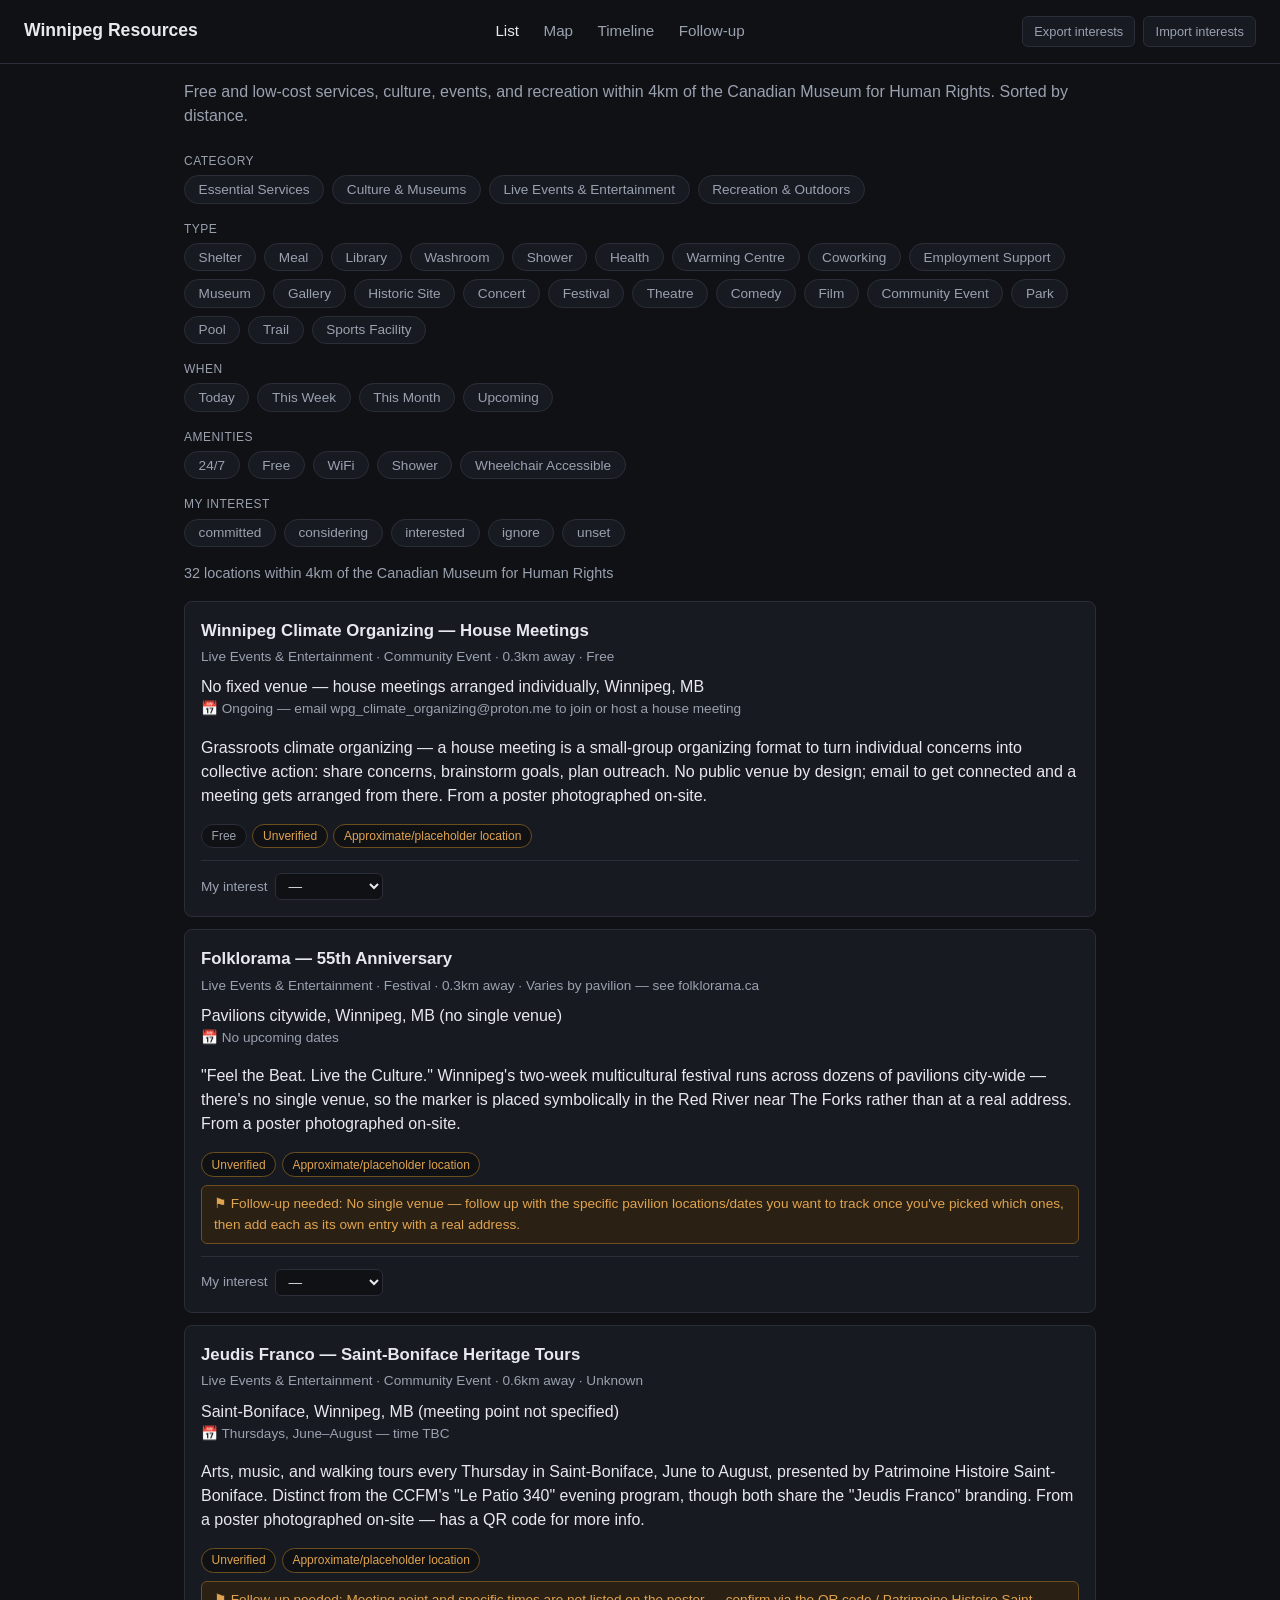
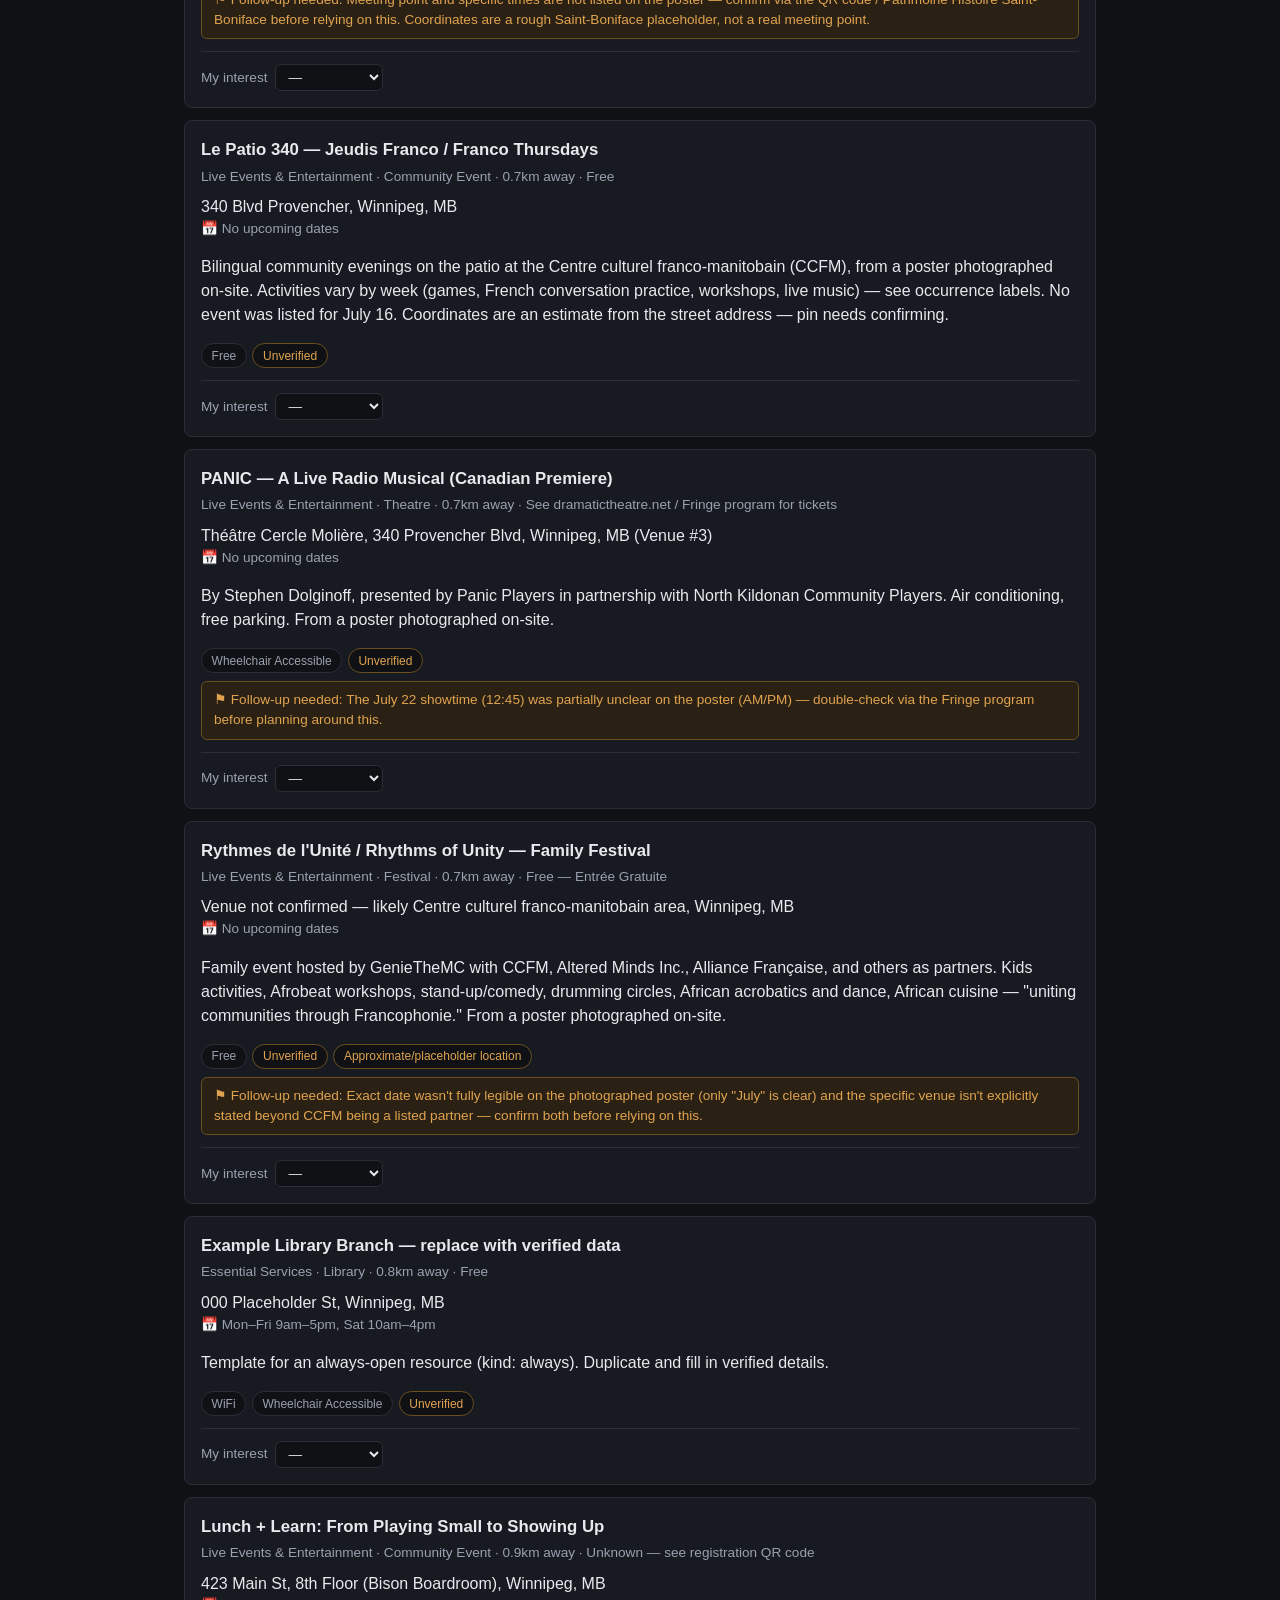
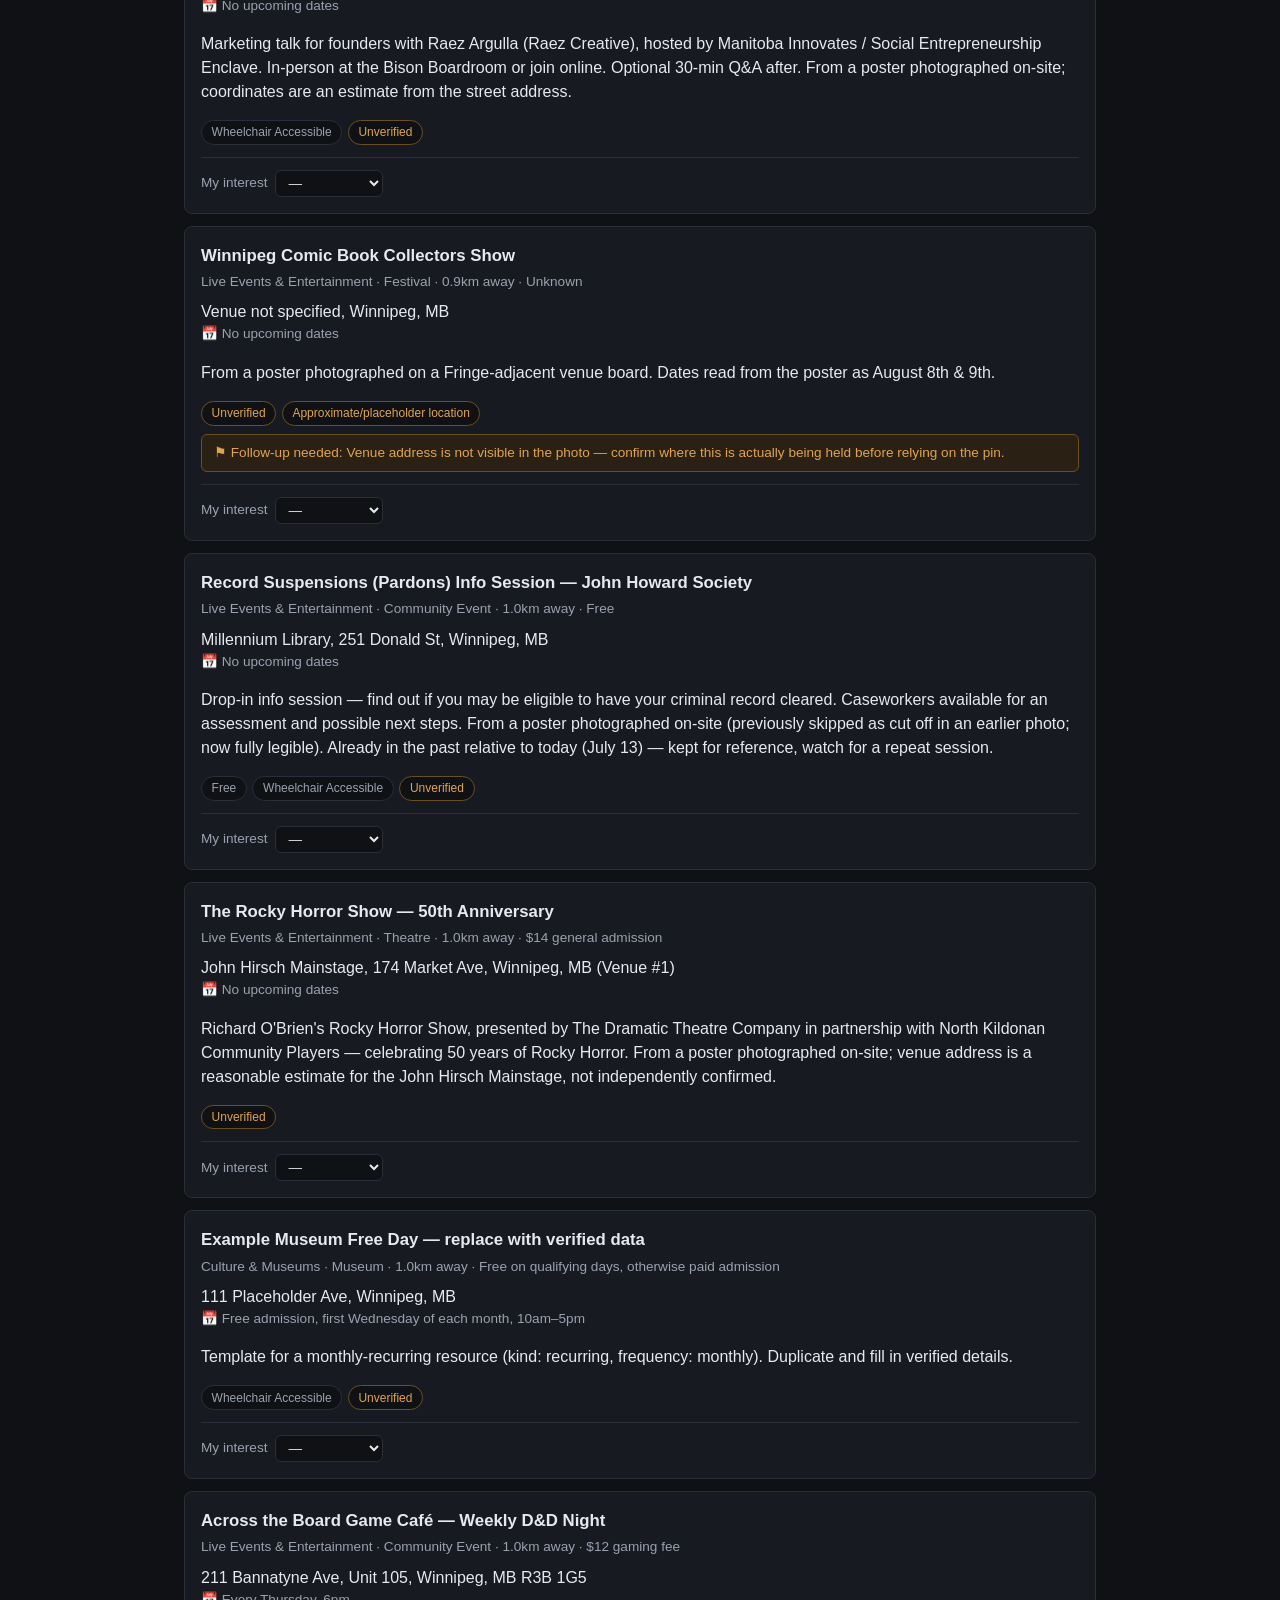
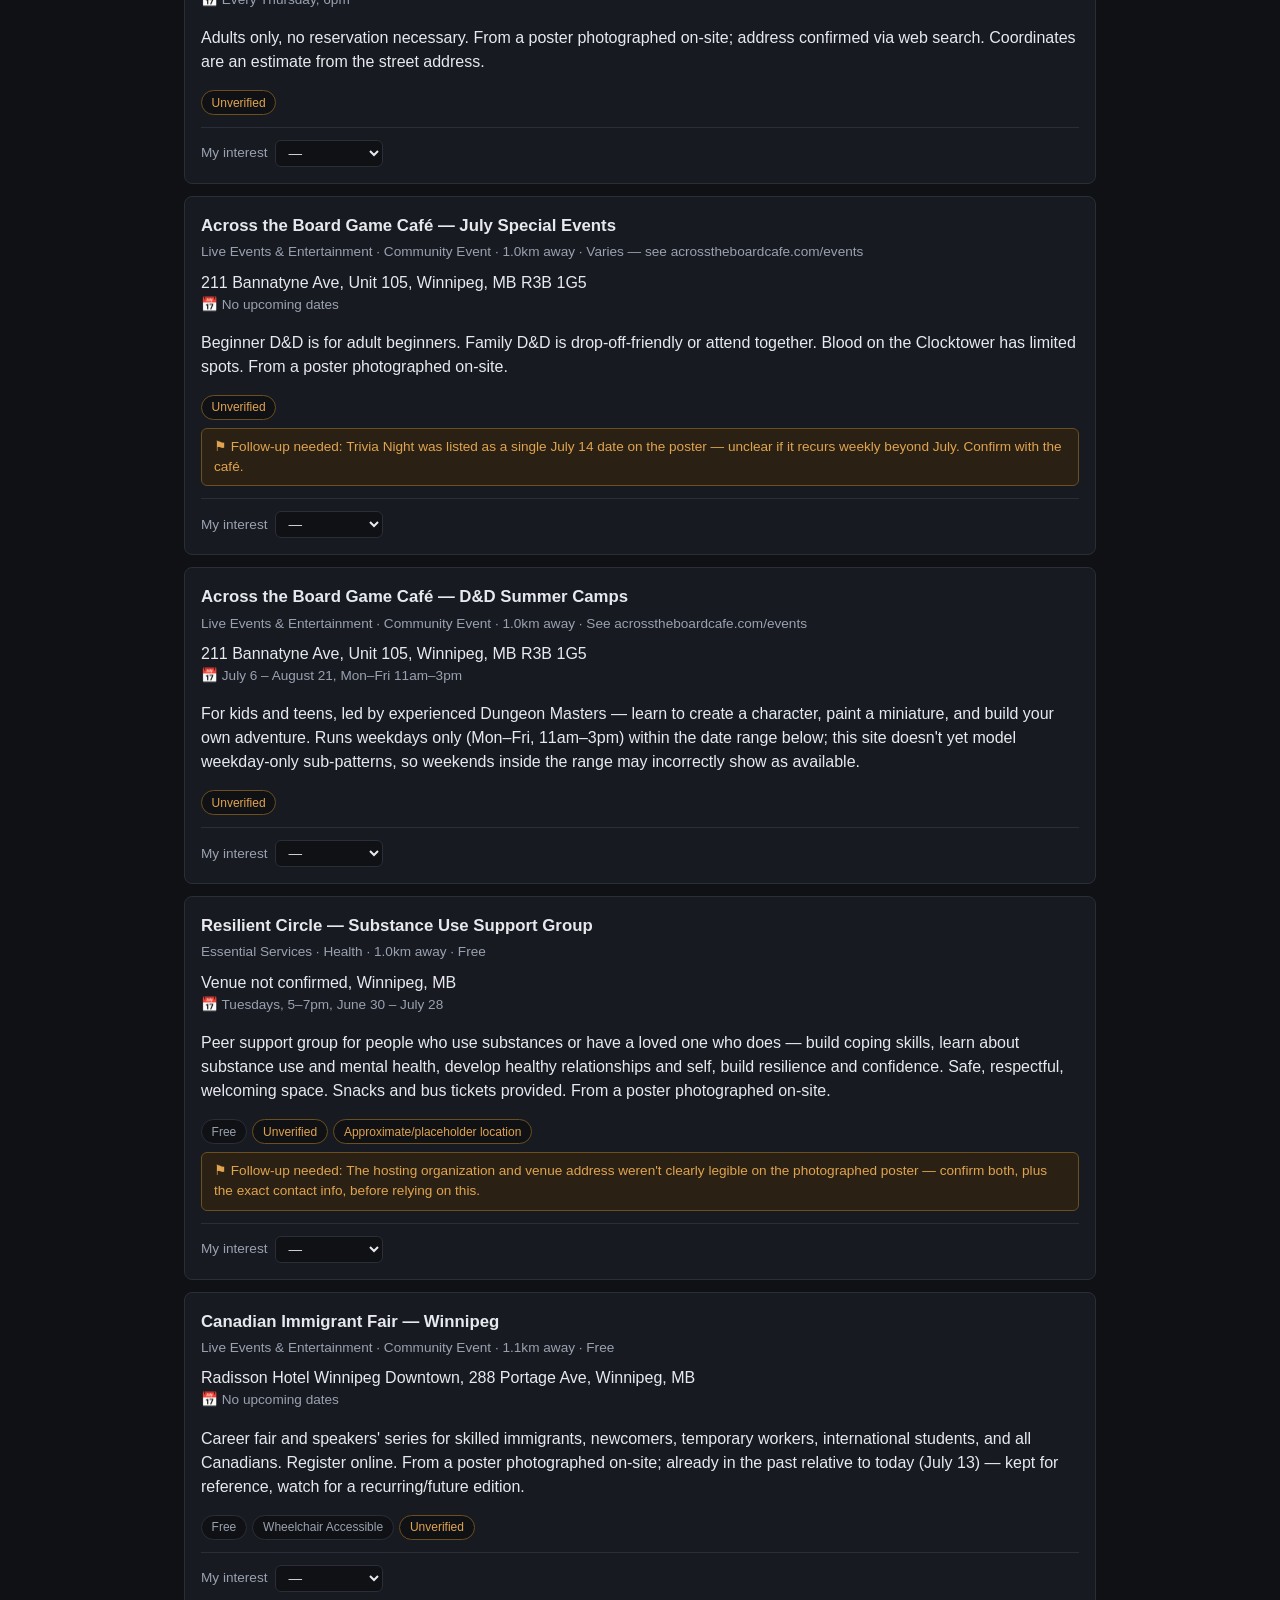
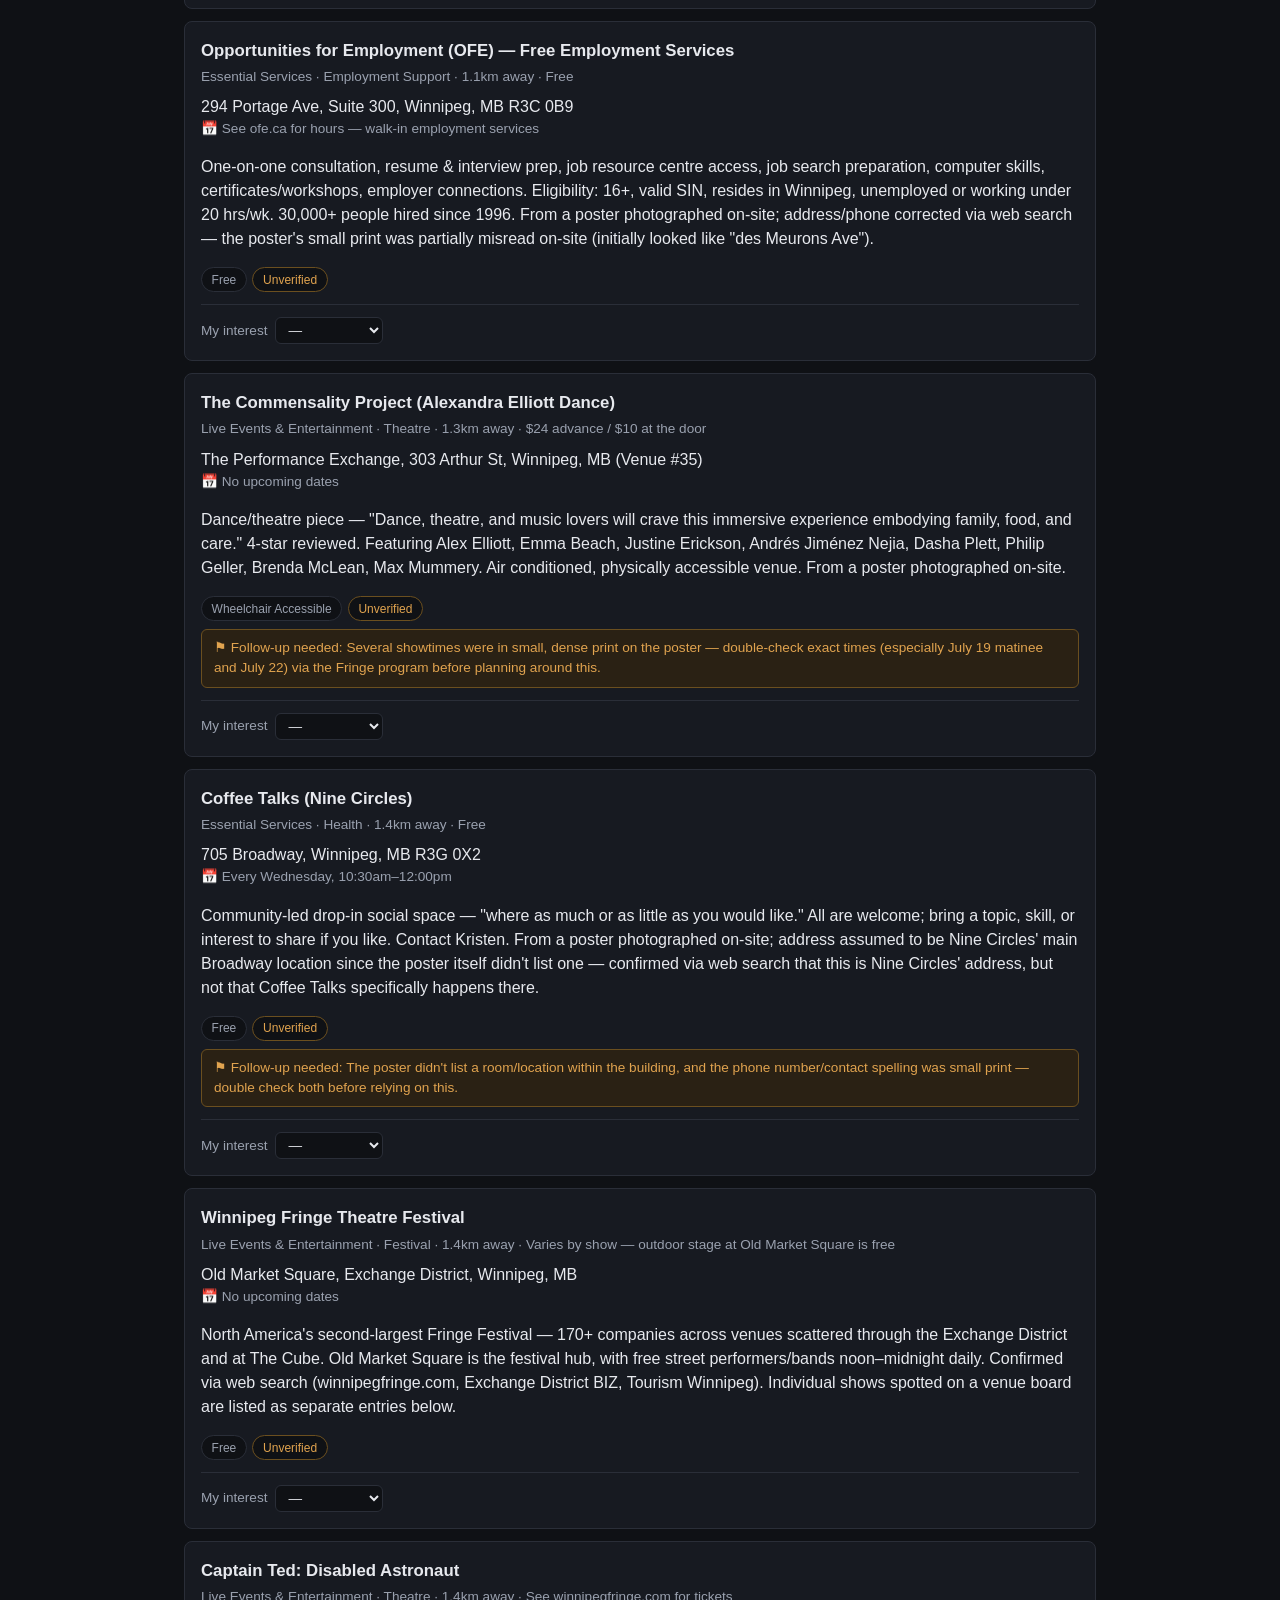
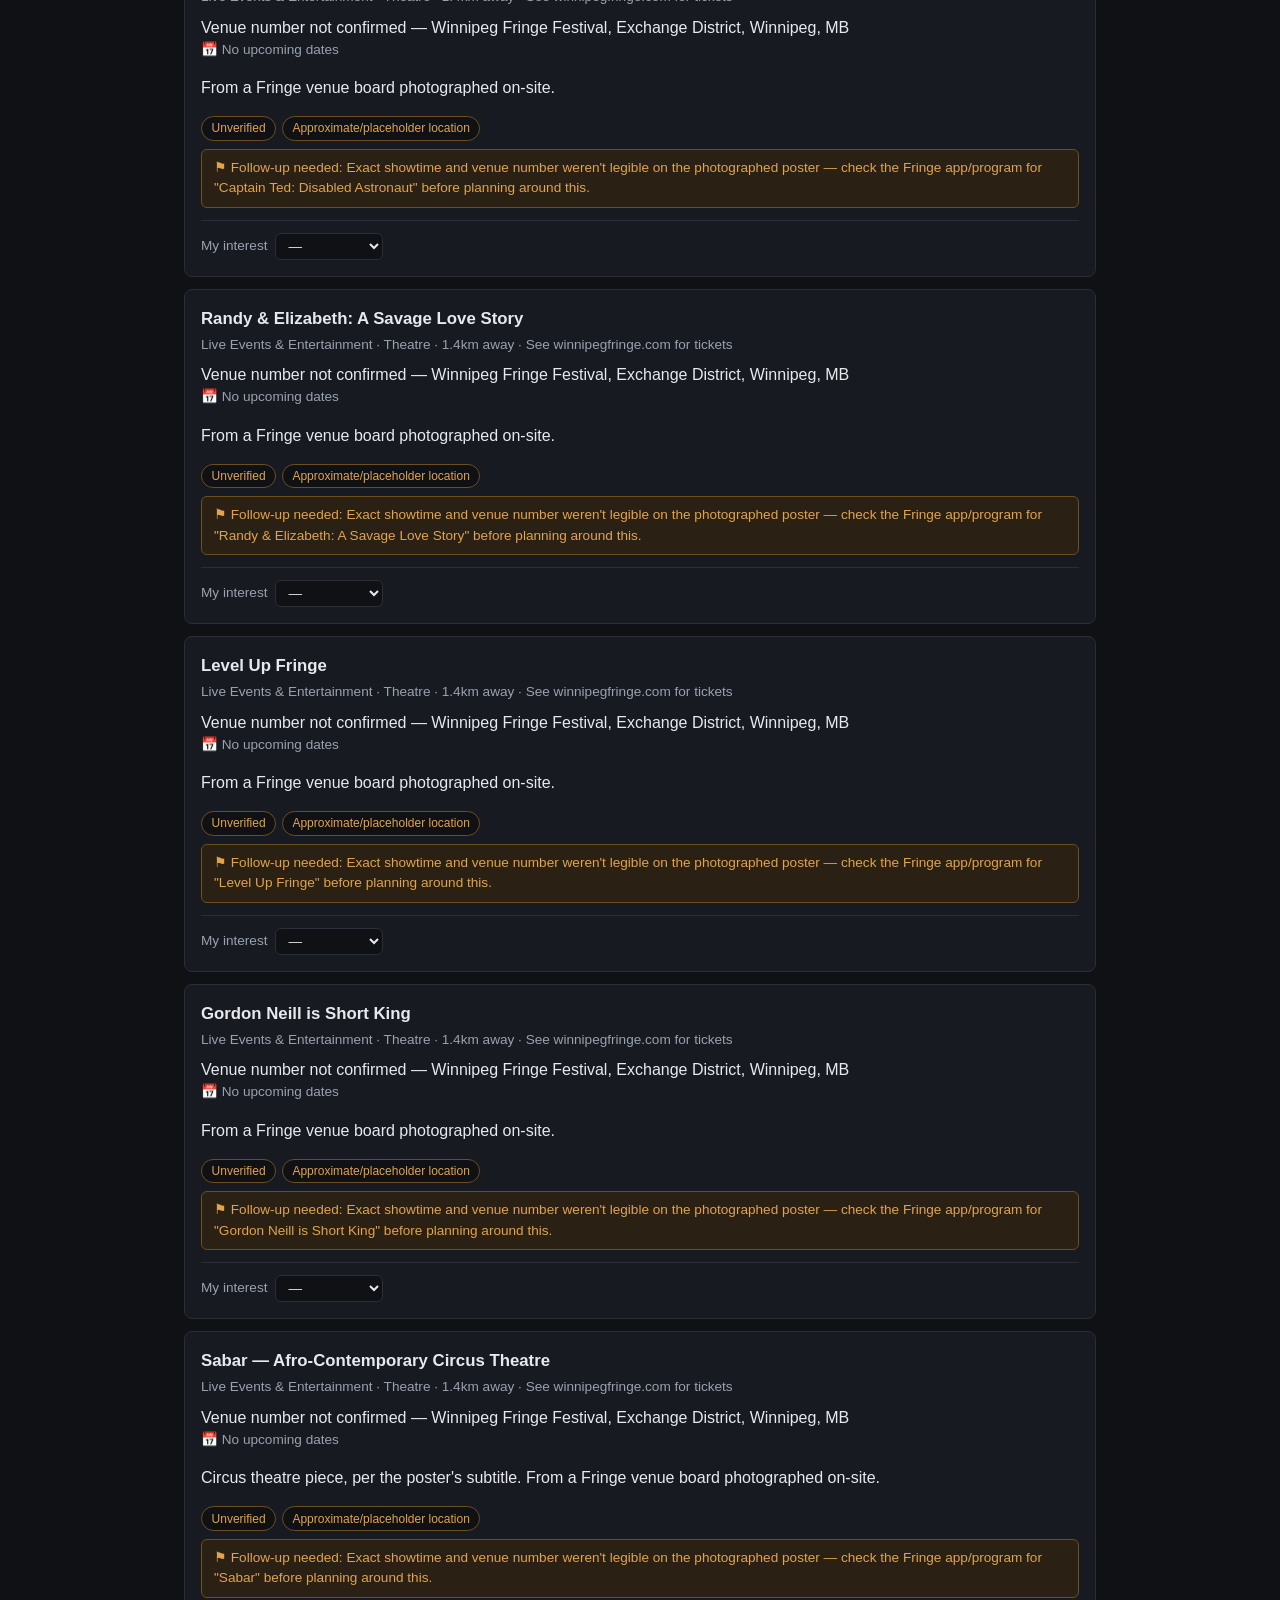
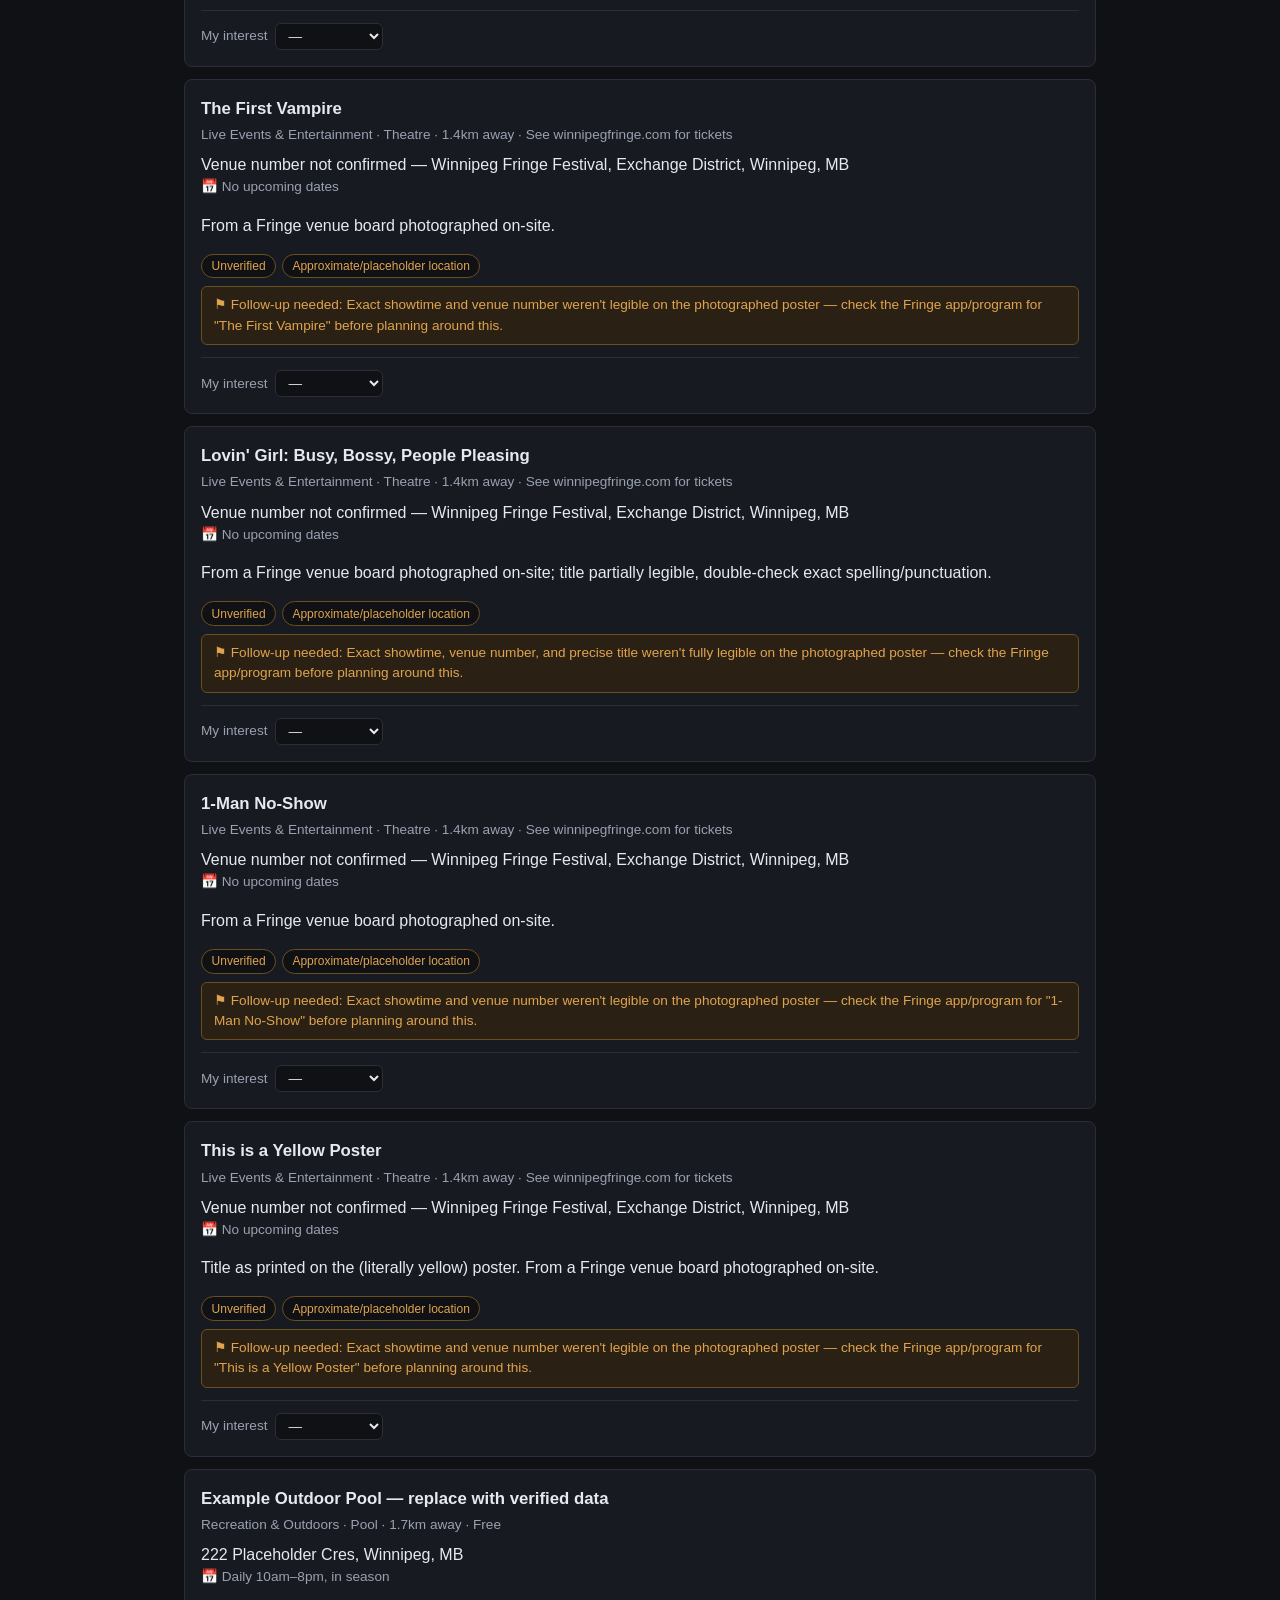
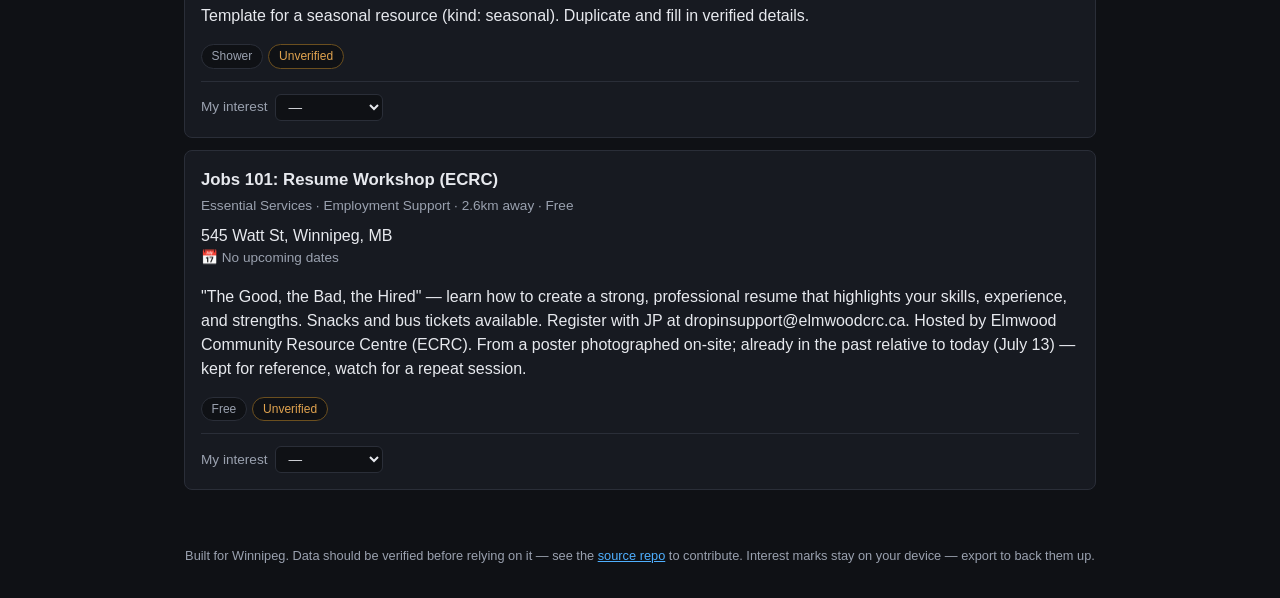
<file: index.html>
<!doctype html>
<html lang="en">
<head>
  <meta charset="utf-8" />
  <meta name="viewport" content="width=device-width, initial-scale=1" />
  <title>Winnipeg Resources</title>
  <meta name="description" content="Free and low-cost services, culture, events, and recreation within 4km of the Canadian Museum for Human Rights in Winnipeg." />
  <link rel="stylesheet" href="css/style.css" />
</head>
<body>
  <header class="site-header">
    <a class="brand" href="index.html">Winnipeg Resources</a>
    <nav>
      <a href="index.html" class="active">List</a>
      <a href="map/index.html">Map</a>
      <a href="timeline.html">Timeline</a>
      <a href="followup.html">Follow-up</a>
    </nav>
    <div class="interest-io">
      <button id="export-interests" class="io-btn" type="button">Export interests</button>
      <label class="io-btn" for="import-interests">Import interests</label>
      <input type="file" id="import-interests" accept="application/json" hidden />
    </div>
  </header>

  <main>
    <p class="tagline">
      Free and low-cost services, culture, events, and recreation within 4km
      of the Canadian Museum for Human Rights. Sorted by distance.
    </p>

    <div class="filter-group">
      <div class="filter-label">Category</div>
      <div class="filters" id="metacategory-filters"></div>
    </div>
    <div class="filter-group">
      <div class="filter-label">Type</div>
      <div class="filters" id="category-filters"></div>
    </div>
    <div class="filter-group">
      <div class="filter-label">When</div>
      <div class="filters" id="time-filters"></div>
    </div>
    <div class="filter-group">
      <div class="filter-label">Amenities</div>
      <div class="filters" id="amenity-filters"></div>
    </div>
    <div class="filter-group">
      <div class="filter-label">My interest</div>
      <div class="filters" id="interest-filters"></div>
    </div>

    <p class="resource-count" id="resource-count">Loading…</p>
    <div class="resource-list" id="resource-list"></div>
  </main>

  <footer class="site-footer">
    Built for Winnipeg. Data should be verified before relying on it —
    see the <a href="https://github.com/hewhocutsdown/wpg">source repo</a> to contribute.
    Interest marks stay on your device — export to back them up.
  </footer>

  <script src="js/utils.js"></script>
  <script src="js/availability.js"></script>
  <script src="js/interests.js"></script>
  <script src="js/list.js"></script>
</body>
</html>
</file>
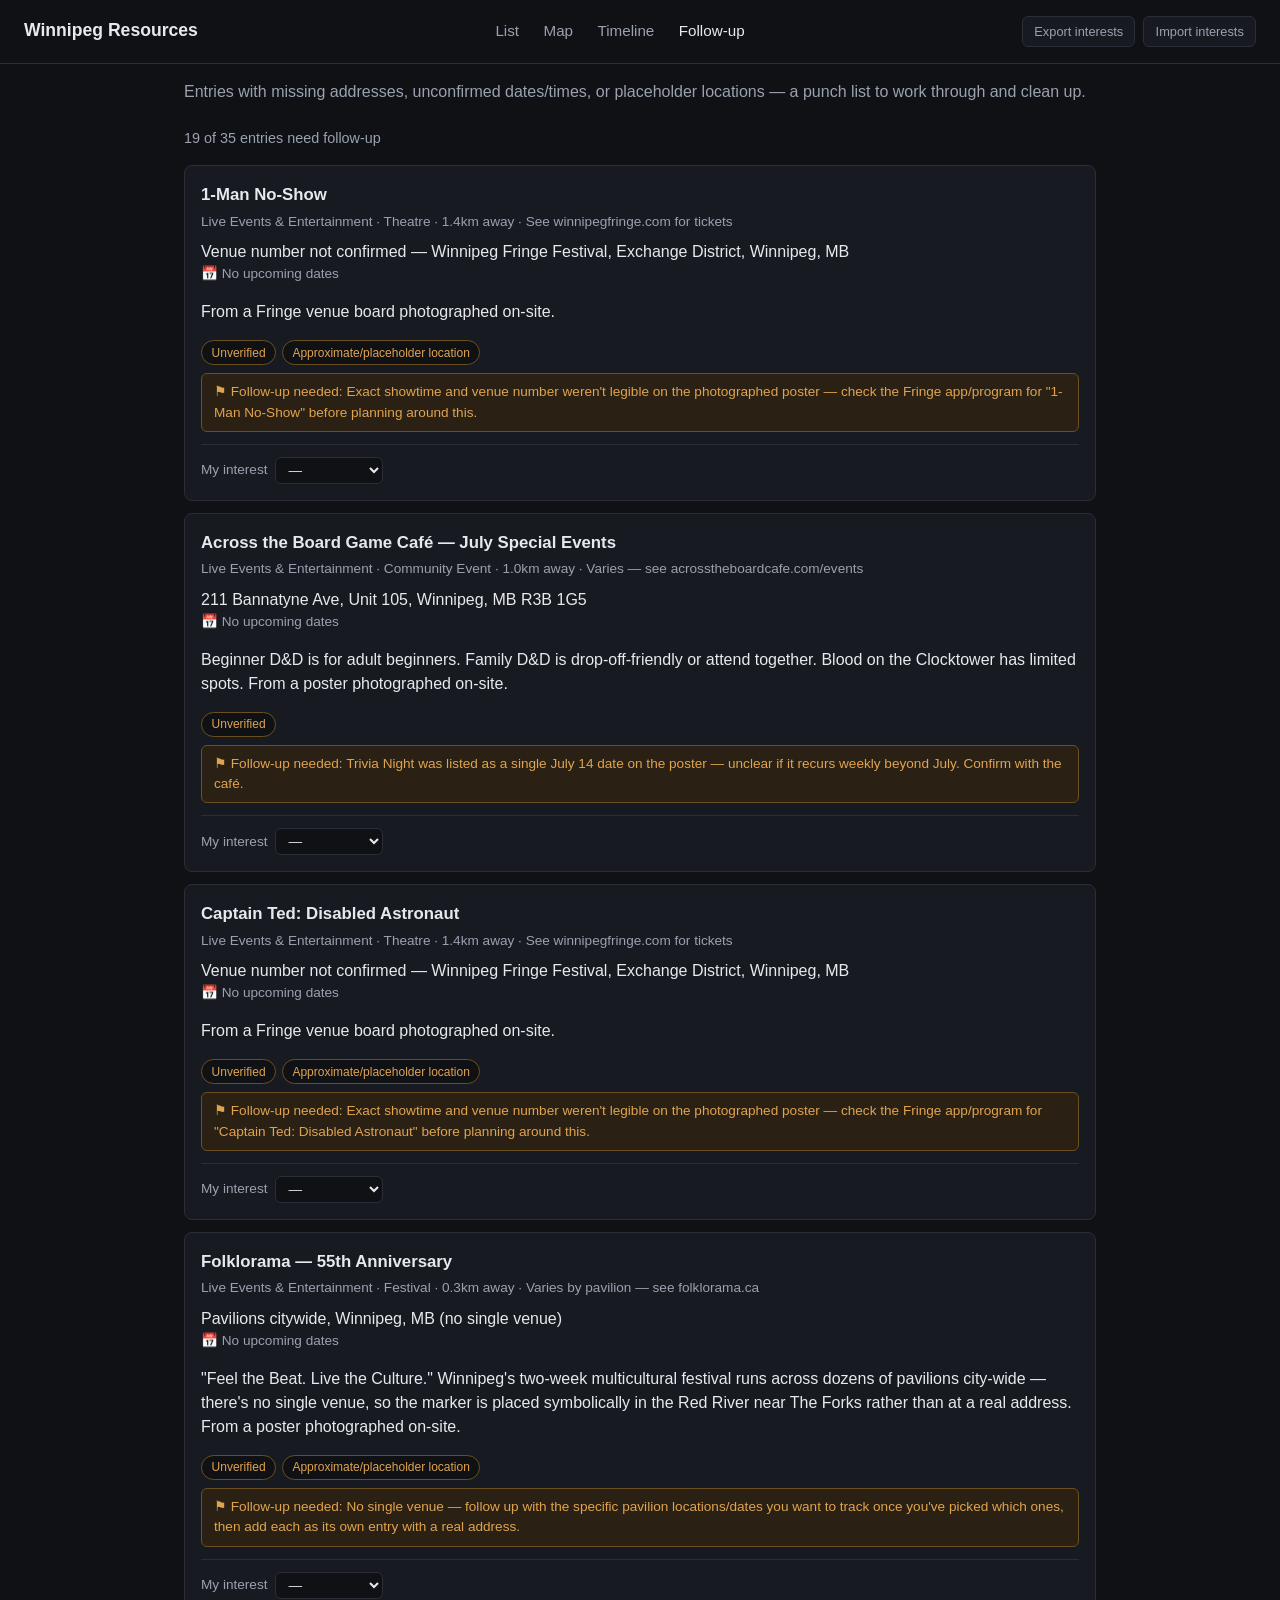
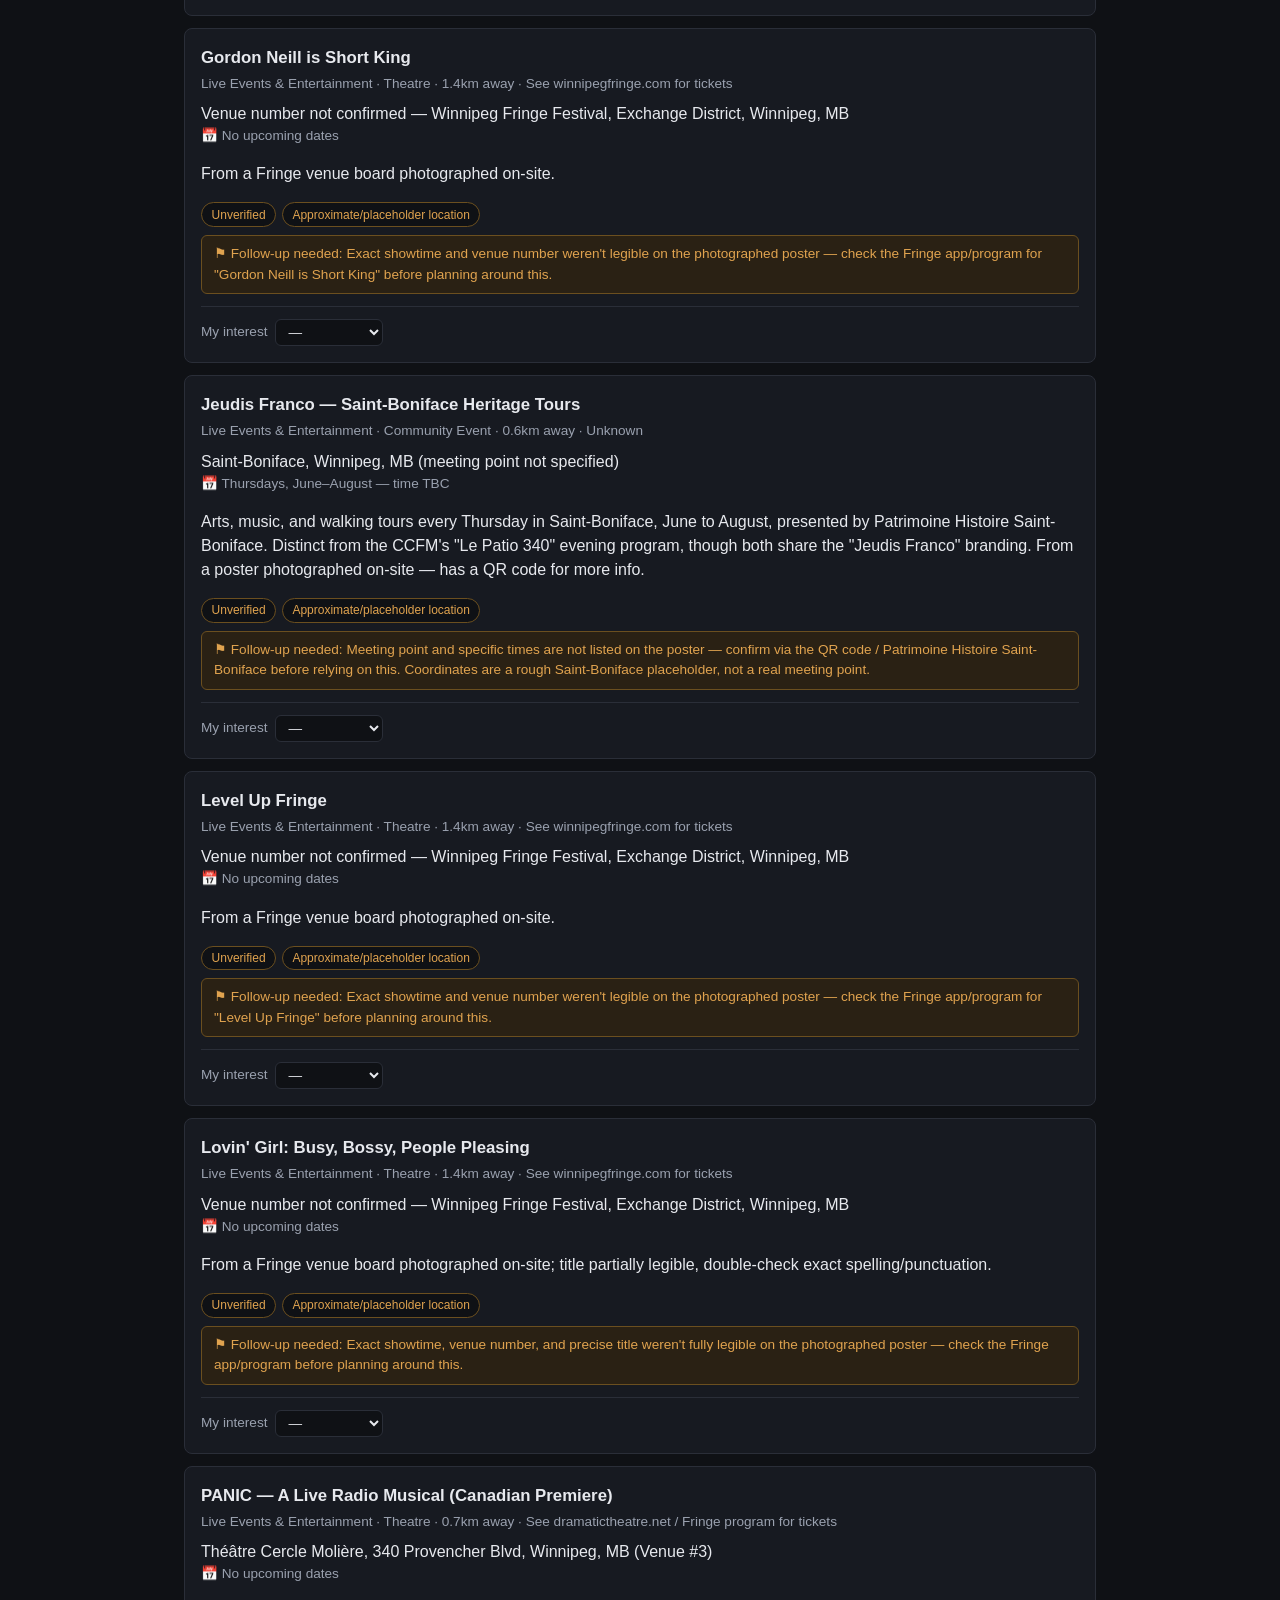
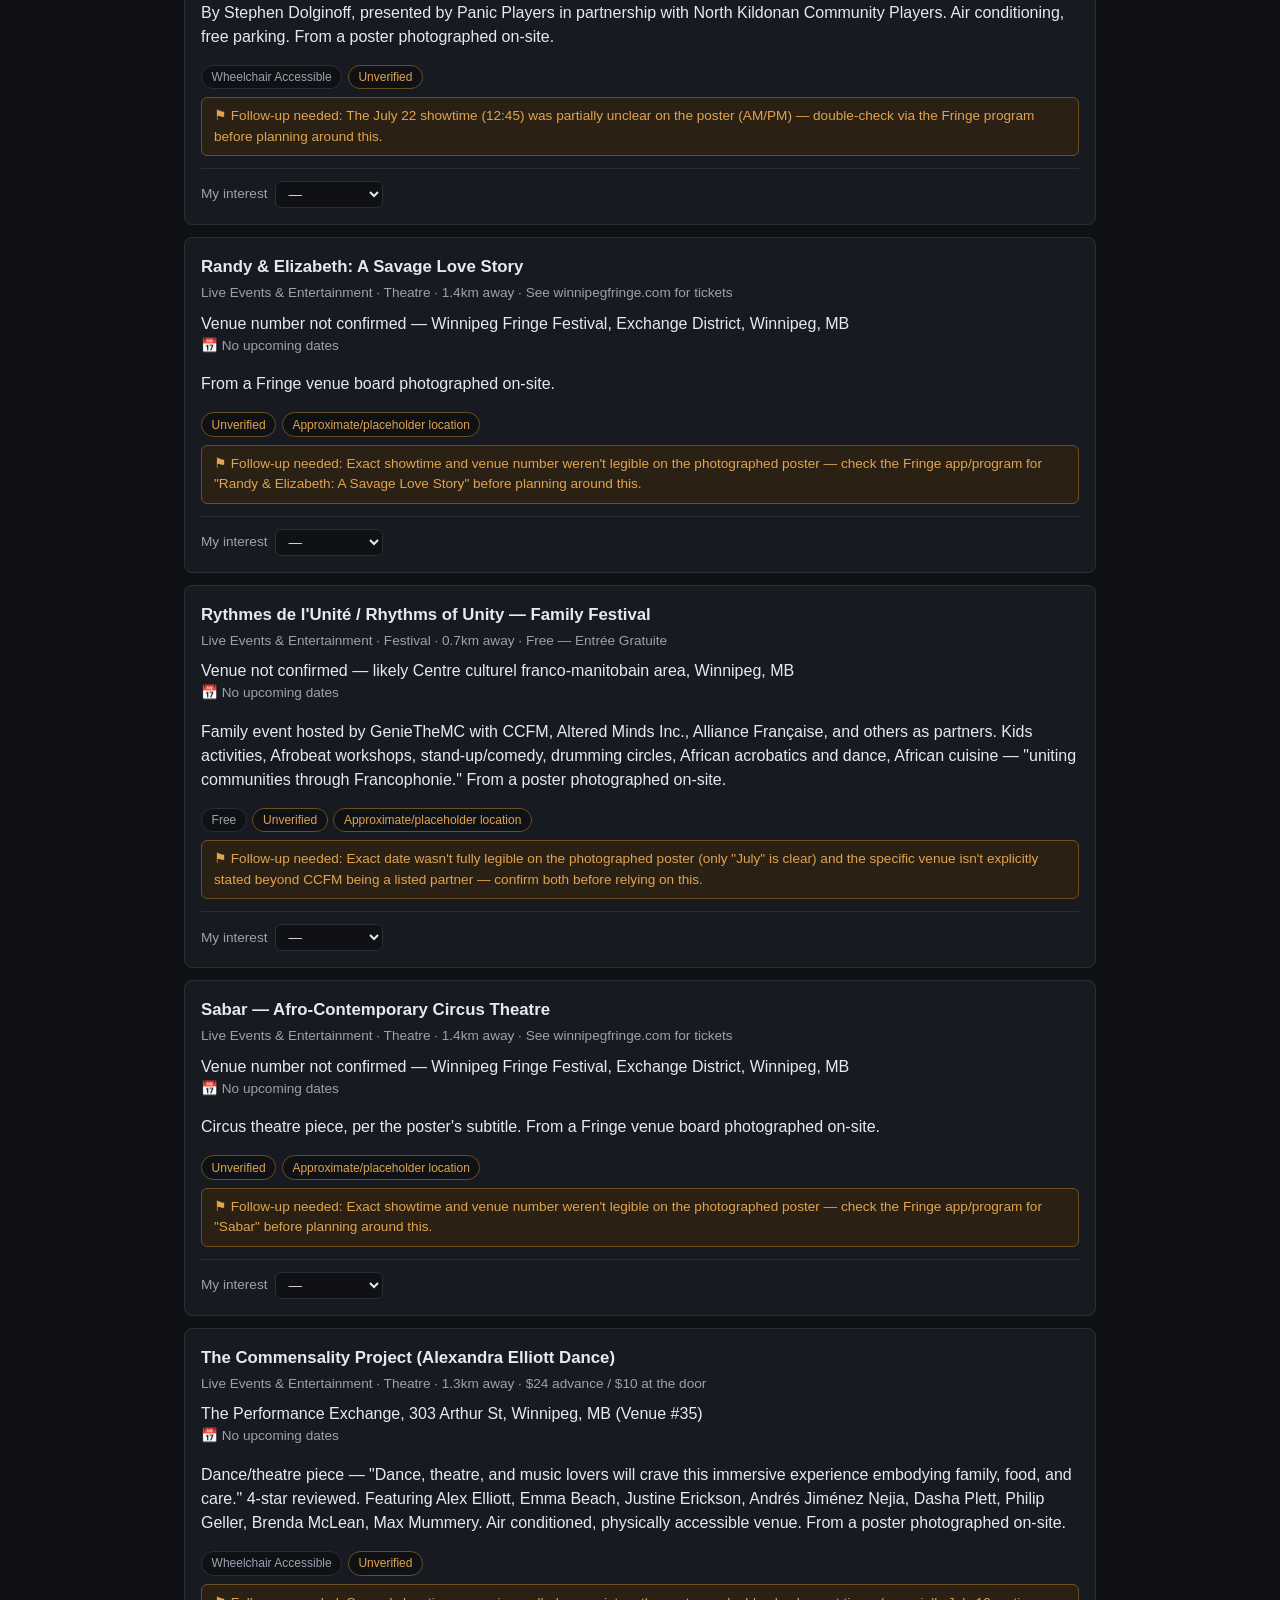
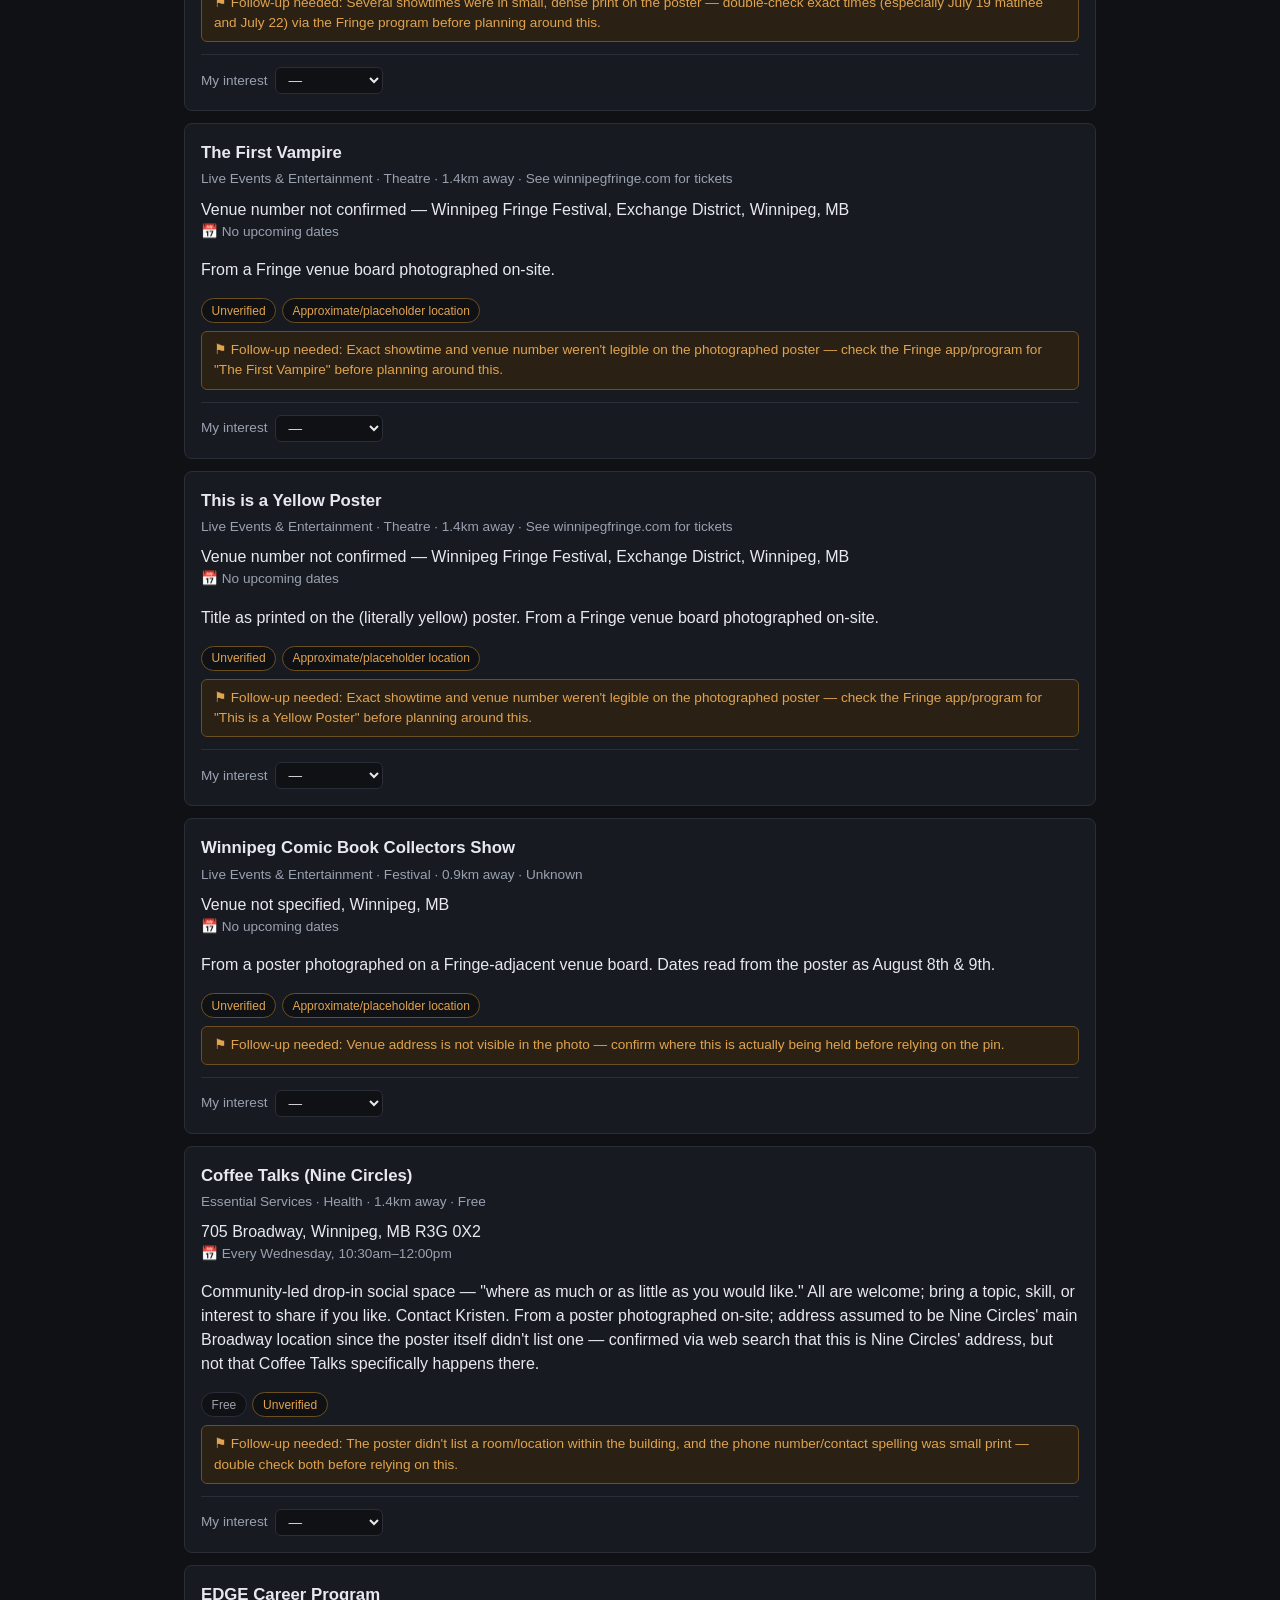
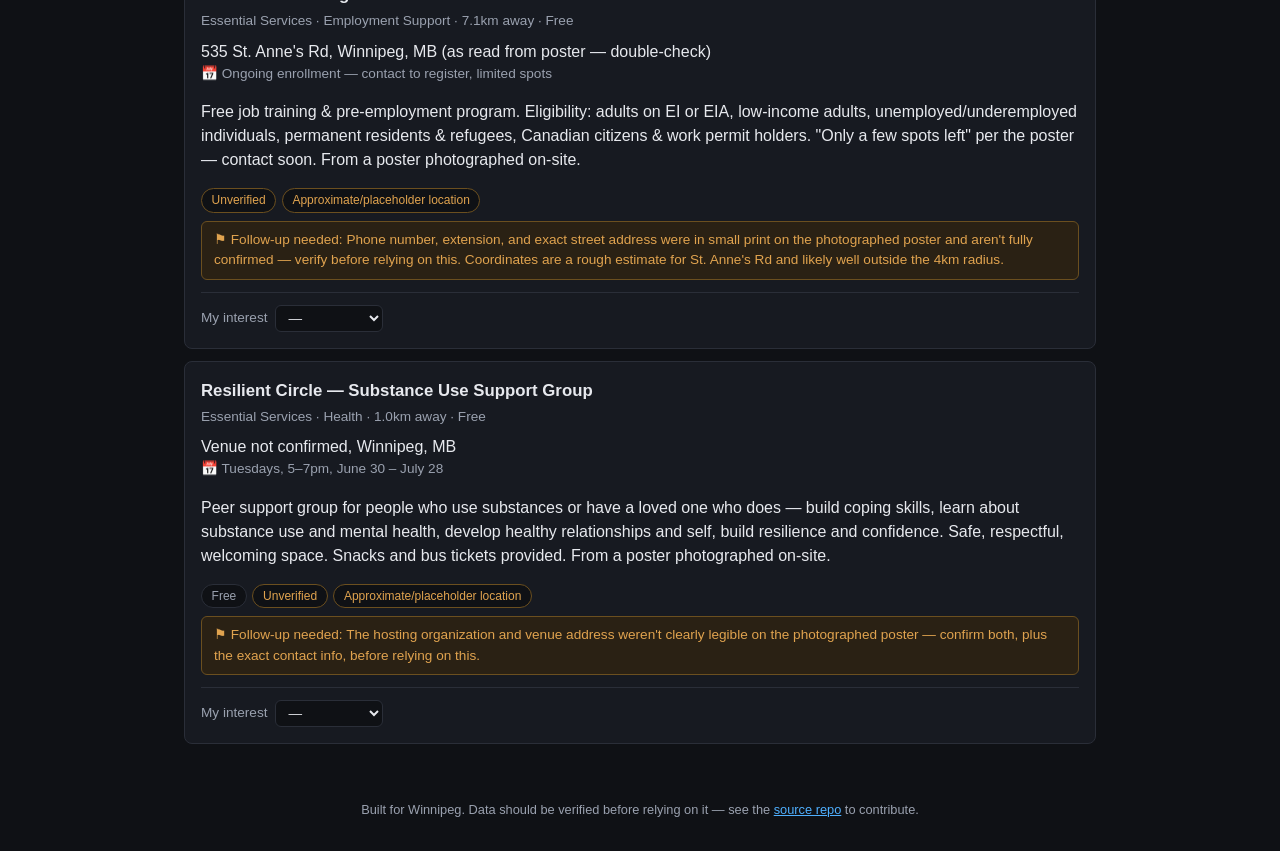
<file: followup.html>
<!doctype html>
<html lang="en">
<head>
  <meta charset="utf-8" />
  <meta name="viewport" content="width=device-width, initial-scale=1" />
  <title>Winnipeg Resources — Follow-up</title>
  <meta name="description" content="Entries with missing or unconfirmed information that need follow-up." />
  <link rel="stylesheet" href="css/style.css" />
</head>
<body>
  <header class="site-header">
    <a class="brand" href="index.html">Winnipeg Resources</a>
    <nav>
      <a href="index.html">List</a>
      <a href="map/index.html">Map</a>
      <a href="timeline.html">Timeline</a>
      <a href="followup.html" class="active">Follow-up</a>
    </nav>
    <div class="interest-io">
      <button id="export-interests" class="io-btn" type="button">Export interests</button>
      <label class="io-btn" for="import-interests">Import interests</label>
      <input type="file" id="import-interests" accept="application/json" hidden />
    </div>
  </header>

  <main>
    <p class="tagline">
      Entries with missing addresses, unconfirmed dates/times, or placeholder
      locations — a punch list to work through and clean up.
    </p>

    <p class="resource-count" id="resource-count">Loading…</p>
    <div class="resource-list" id="resource-list"></div>
  </main>

  <footer class="site-footer">
    Built for Winnipeg. Data should be verified before relying on it —
    see the <a href="https://github.com/hewhocutsdown/wpg">source repo</a> to contribute.
  </footer>

  <script src="js/utils.js"></script>
  <script src="js/availability.js"></script>
  <script src="js/interests.js"></script>
  <script src="js/followup.js"></script>
</body>
</html>
</file>
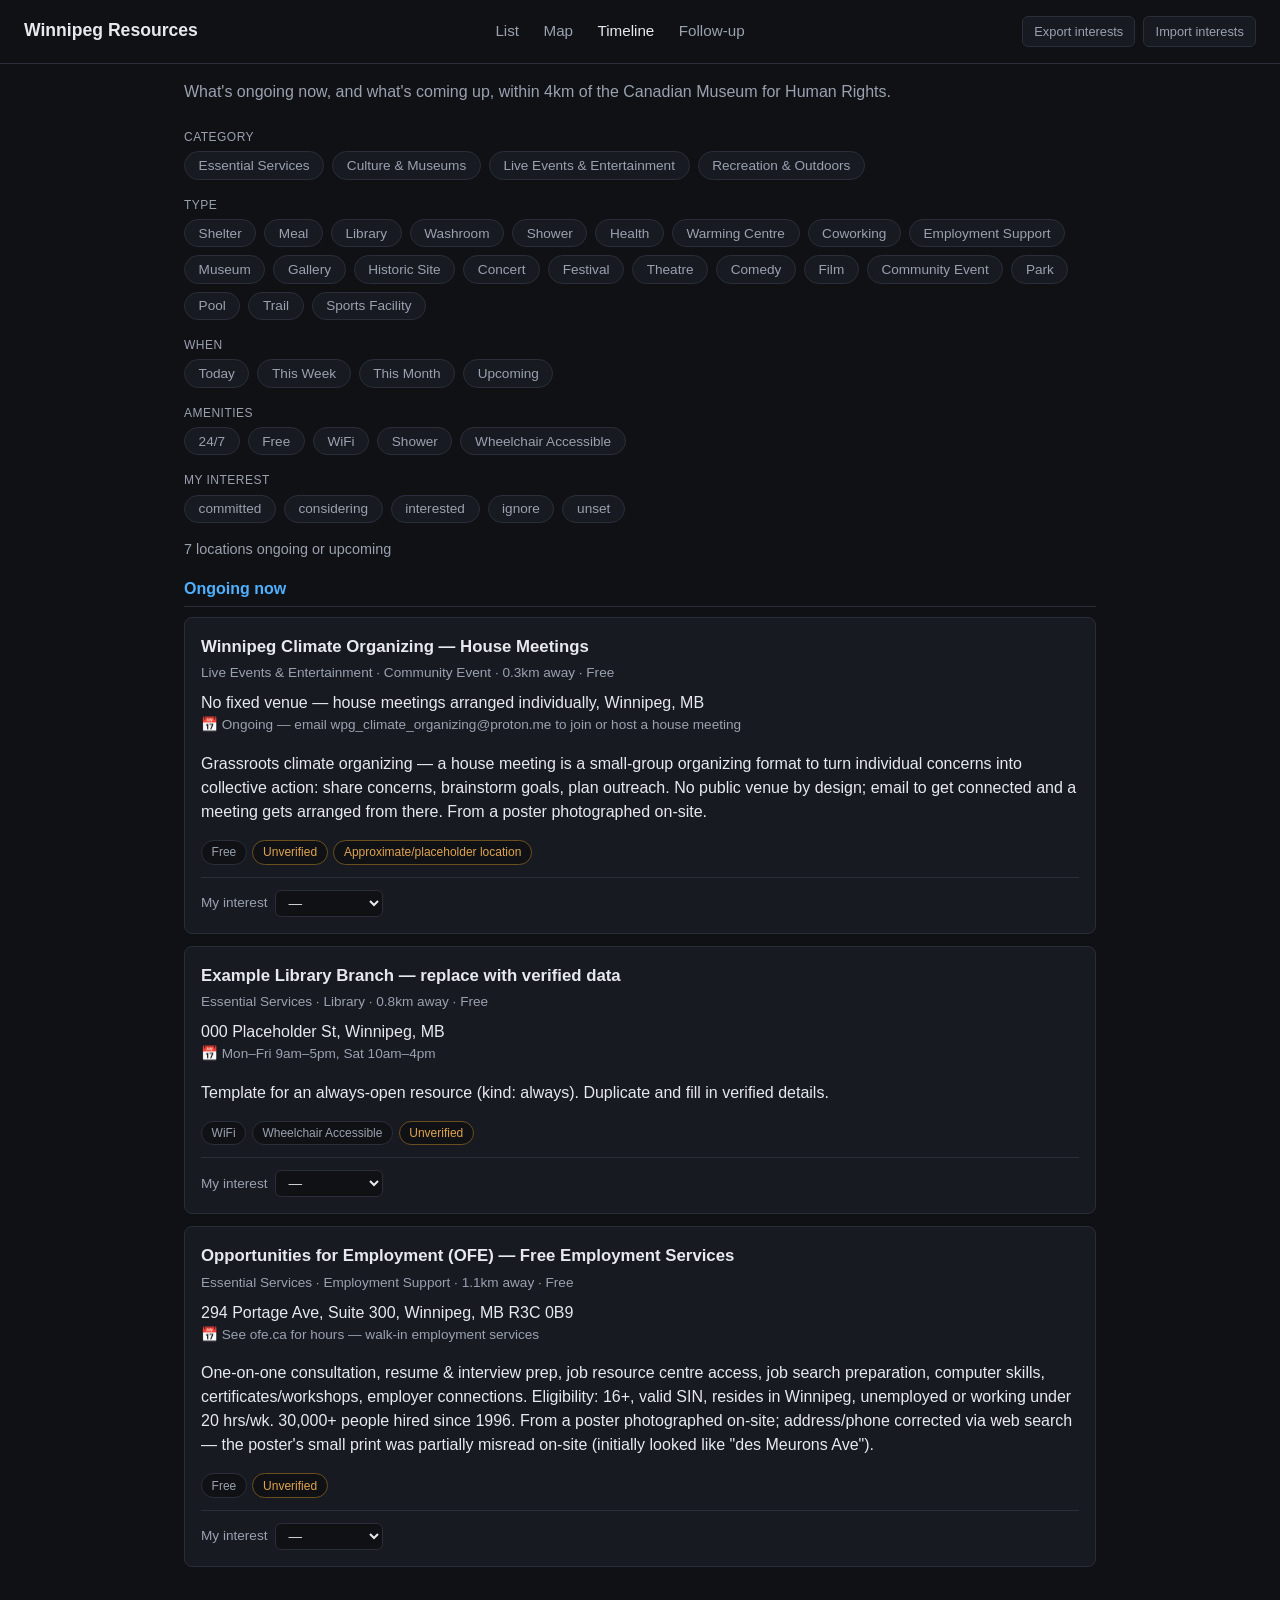
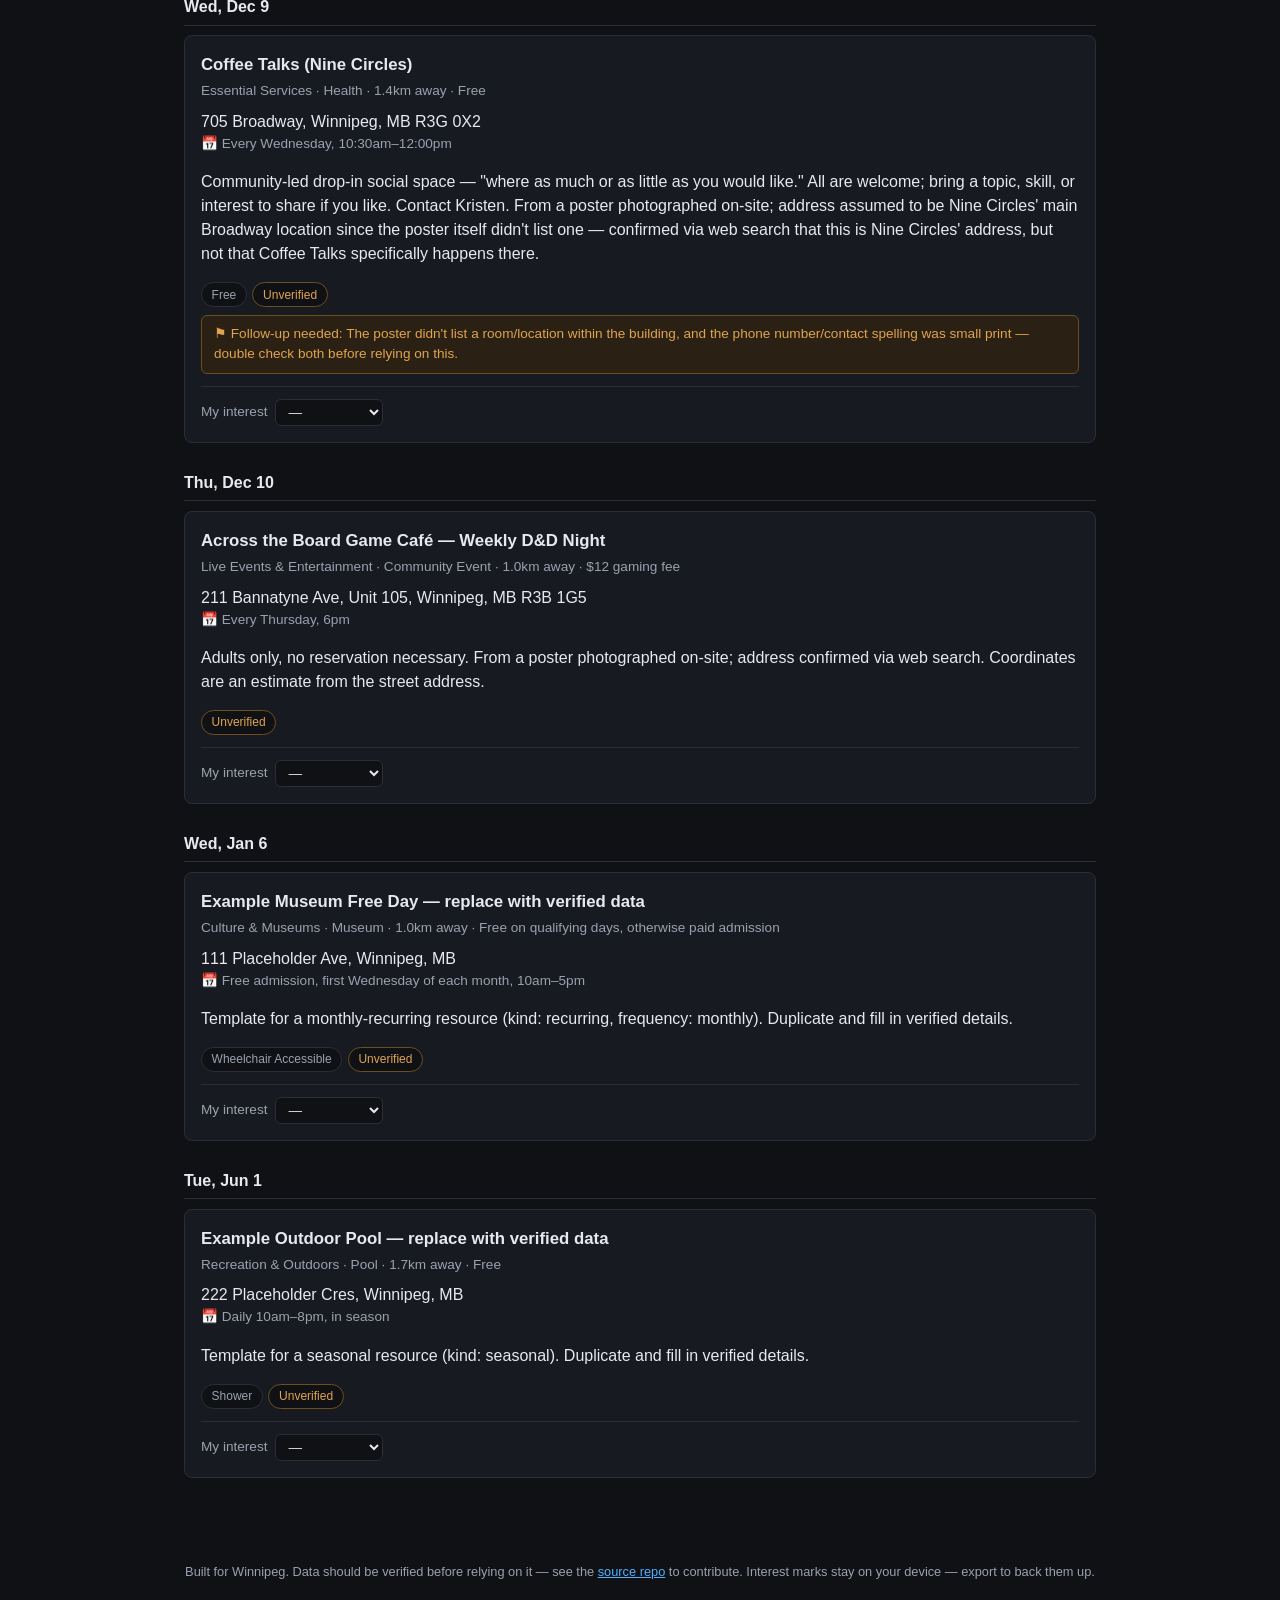
<file: timeline.html>
<!doctype html>
<html lang="en">
<head>
  <meta charset="utf-8" />
  <meta name="viewport" content="width=device-width, initial-scale=1" />
  <title>Winnipeg Resources — Timeline</title>
  <meta name="description" content="What's ongoing or coming up within 4km of the Canadian Museum for Human Rights in Winnipeg." />
  <link rel="stylesheet" href="css/style.css" />
</head>
<body>
  <header class="site-header">
    <a class="brand" href="index.html">Winnipeg Resources</a>
    <nav>
      <a href="index.html">List</a>
      <a href="map/index.html">Map</a>
      <a href="timeline.html" class="active">Timeline</a>
      <a href="followup.html">Follow-up</a>
    </nav>
    <div class="interest-io">
      <button id="export-interests" class="io-btn" type="button">Export interests</button>
      <label class="io-btn" for="import-interests">Import interests</label>
      <input type="file" id="import-interests" accept="application/json" hidden />
    </div>
  </header>

  <main>
    <p class="tagline">
      What's ongoing now, and what's coming up, within 4km of the Canadian
      Museum for Human Rights.
    </p>

    <div class="filter-group">
      <div class="filter-label">Category</div>
      <div class="filters" id="metacategory-filters"></div>
    </div>
    <div class="filter-group">
      <div class="filter-label">Type</div>
      <div class="filters" id="category-filters"></div>
    </div>
    <div class="filter-group">
      <div class="filter-label">When</div>
      <div class="filters" id="time-filters"></div>
    </div>
    <div class="filter-group">
      <div class="filter-label">Amenities</div>
      <div class="filters" id="amenity-filters"></div>
    </div>
    <div class="filter-group">
      <div class="filter-label">My interest</div>
      <div class="filters" id="interest-filters"></div>
    </div>

    <p class="resource-count" id="resource-count">Loading…</p>
    <div id="timeline"></div>
  </main>

  <footer class="site-footer">
    Built for Winnipeg. Data should be verified before relying on it —
    see the <a href="https://github.com/hewhocutsdown/wpg">source repo</a> to contribute.
    Interest marks stay on your device — export to back them up.
  </footer>

  <script src="js/utils.js"></script>
  <script src="js/availability.js"></script>
  <script src="js/interests.js"></script>
  <script src="js/timeline.js"></script>
</body>
</html>
</file>
<file: css/style.css>
:root {
  --bg: #0f1115;
  --bg-elevated: #171a21;
  --border: #2a2e38;
  --text: #e7e9ee;
  --text-dim: #9aa1af;
  --accent: #4fb0ff;
  --accent-dim: #1f4a66;
  --radius: 8px;
  font-family: -apple-system, BlinkMacSystemFont, "Segoe UI", Roboto, Helvetica, Arial, sans-serif;
}

* {
  box-sizing: border-box;
}

body {
  margin: 0;
  background: var(--bg);
  color: var(--text);
  line-height: 1.5;
}

a {
  color: var(--accent);
}

header.site-header {
  border-bottom: 1px solid var(--border);
  padding: 1rem 1.5rem;
  display: flex;
  flex-wrap: wrap;
  align-items: baseline;
  justify-content: space-between;
  gap: 0.5rem;
}

header.site-header .brand {
  font-weight: 700;
  font-size: 1.1rem;
  text-decoration: none;
  color: var(--text);
}

header.site-header nav a {
  margin-left: 1.25rem;
  text-decoration: none;
  color: var(--text-dim);
  font-size: 0.95rem;
}

header.site-header nav a.active,
header.site-header nav a:hover {
  color: var(--text);
}

.interest-io {
  display: flex;
  gap: 0.5rem;
}

.io-btn {
  background: var(--bg-elevated);
  border: 1px solid var(--border);
  color: var(--text-dim);
  border-radius: 6px;
  padding: 0.3rem 0.7rem;
  font-size: 0.8rem;
  cursor: pointer;
}

.io-btn:hover {
  border-color: var(--accent);
  color: var(--text);
}

main {
  max-width: 960px;
  margin: 0 auto;
  padding: 1.5rem;
}

.tagline {
  color: var(--text-dim);
  margin-top: -0.5rem;
  margin-bottom: 1.5rem;
}

.filter-group {
  margin-bottom: 1rem;
}

.filter-label {
  font-size: 0.75rem;
  text-transform: uppercase;
  letter-spacing: 0.04em;
  color: var(--text-dim);
  margin-bottom: 0.35rem;
}

.filters {
  display: flex;
  flex-wrap: wrap;
  gap: 0.5rem;
}

.filter-btn {
  background: var(--bg-elevated);
  border: 1px solid var(--border);
  color: var(--text-dim);
  border-radius: 999px;
  padding: 0.35rem 0.85rem;
  font-size: 0.85rem;
  cursor: pointer;
}

.filter-btn.active {
  background: var(--accent-dim);
  border-color: var(--accent);
  color: var(--text);
}

.filter-btn:hover {
  border-color: var(--accent);
}

.resource-count {
  color: var(--text-dim);
  font-size: 0.9rem;
  margin-bottom: 1rem;
}

.resource-list {
  display: grid;
  gap: 0.75rem;
}

.resource-card {
  background: var(--bg-elevated);
  border: 1px solid var(--border);
  border-radius: var(--radius);
  padding: 1rem;
}

.resource-card.has-interest {
  border-color: var(--accent);
}

.resource-card h3 {
  margin: 0 0 0.25rem;
  font-size: 1.05rem;
}

.availability-text::before {
  content: "📅 ";
}

.card-controls {
  margin-top: 0.75rem;
  padding-top: 0.75rem;
  border-top: 1px solid var(--border);
}

.interest-label {
  font-size: 0.85rem;
  color: var(--text-dim);
  display: flex;
  align-items: center;
  gap: 0.5rem;
}

.interest-select {
  background: var(--bg);
  border: 1px solid var(--border);
  color: var(--text);
  border-radius: 6px;
  padding: 0.25rem 0.5rem;
  font-size: 0.85rem;
}

.resource-meta {
  color: var(--text-dim);
  font-size: 0.85rem;
  margin-bottom: 0.5rem;
}

.resource-tags {
  display: flex;
  flex-wrap: wrap;
  gap: 0.35rem;
  margin-top: 0.5rem;
}

.tag {
  background: var(--bg);
  border: 1px solid var(--border);
  border-radius: 999px;
  padding: 0.15rem 0.6rem;
  font-size: 0.75rem;
  color: var(--text-dim);
}

.tag.unverified {
  color: #e0a34f;
  border-color: #6b4f1f;
}

.followup-note {
  background: #2a2114;
  border: 1px solid #6b4f1f;
  color: #e0a34f;
  border-radius: 6px;
  padding: 0.5rem 0.75rem;
  font-size: 0.85rem;
  margin: 0.5rem 0 0;
}

.timeline-group {
  margin-bottom: 1.75rem;
}

.timeline-group-heading {
  font-size: 1rem;
  font-weight: 700;
  margin-bottom: 0.6rem;
  padding-bottom: 0.35rem;
  border-bottom: 1px solid var(--border);
}

.timeline-group-heading.ongoing {
  color: var(--accent);
}

#map {
  height: 70vh;
  min-height: 420px;
  border-radius: var(--radius);
  border: 1px solid var(--border);
}

footer.site-footer {
  text-align: center;
  color: var(--text-dim);
  font-size: 0.8rem;
  padding: 2rem 1rem;
}

.leaflet-popup-content-wrapper {
  background: var(--bg-elevated);
  color: var(--text);
}

.leaflet-popup-tip {
  background: var(--bg-elevated);
}

.popup-title {
  font-weight: 700;
  margin-bottom: 0.25rem;
}
</file>
